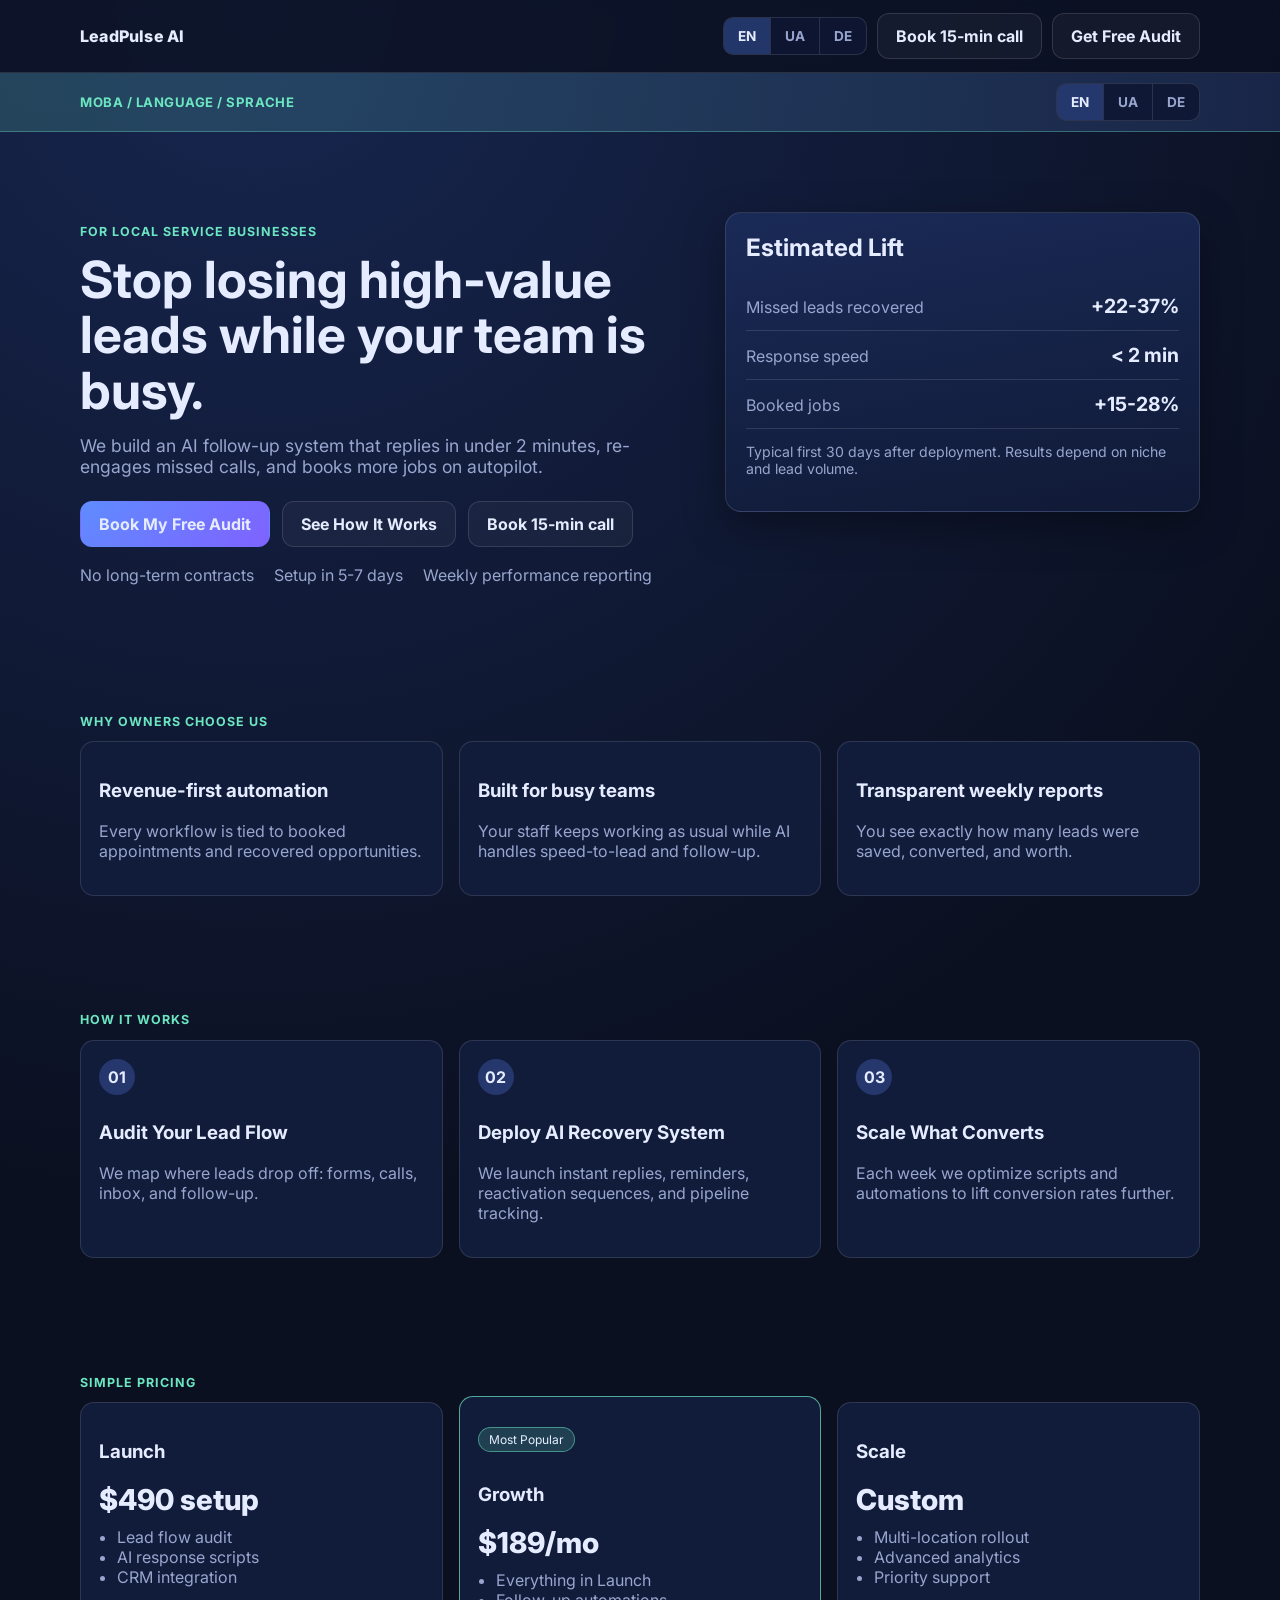
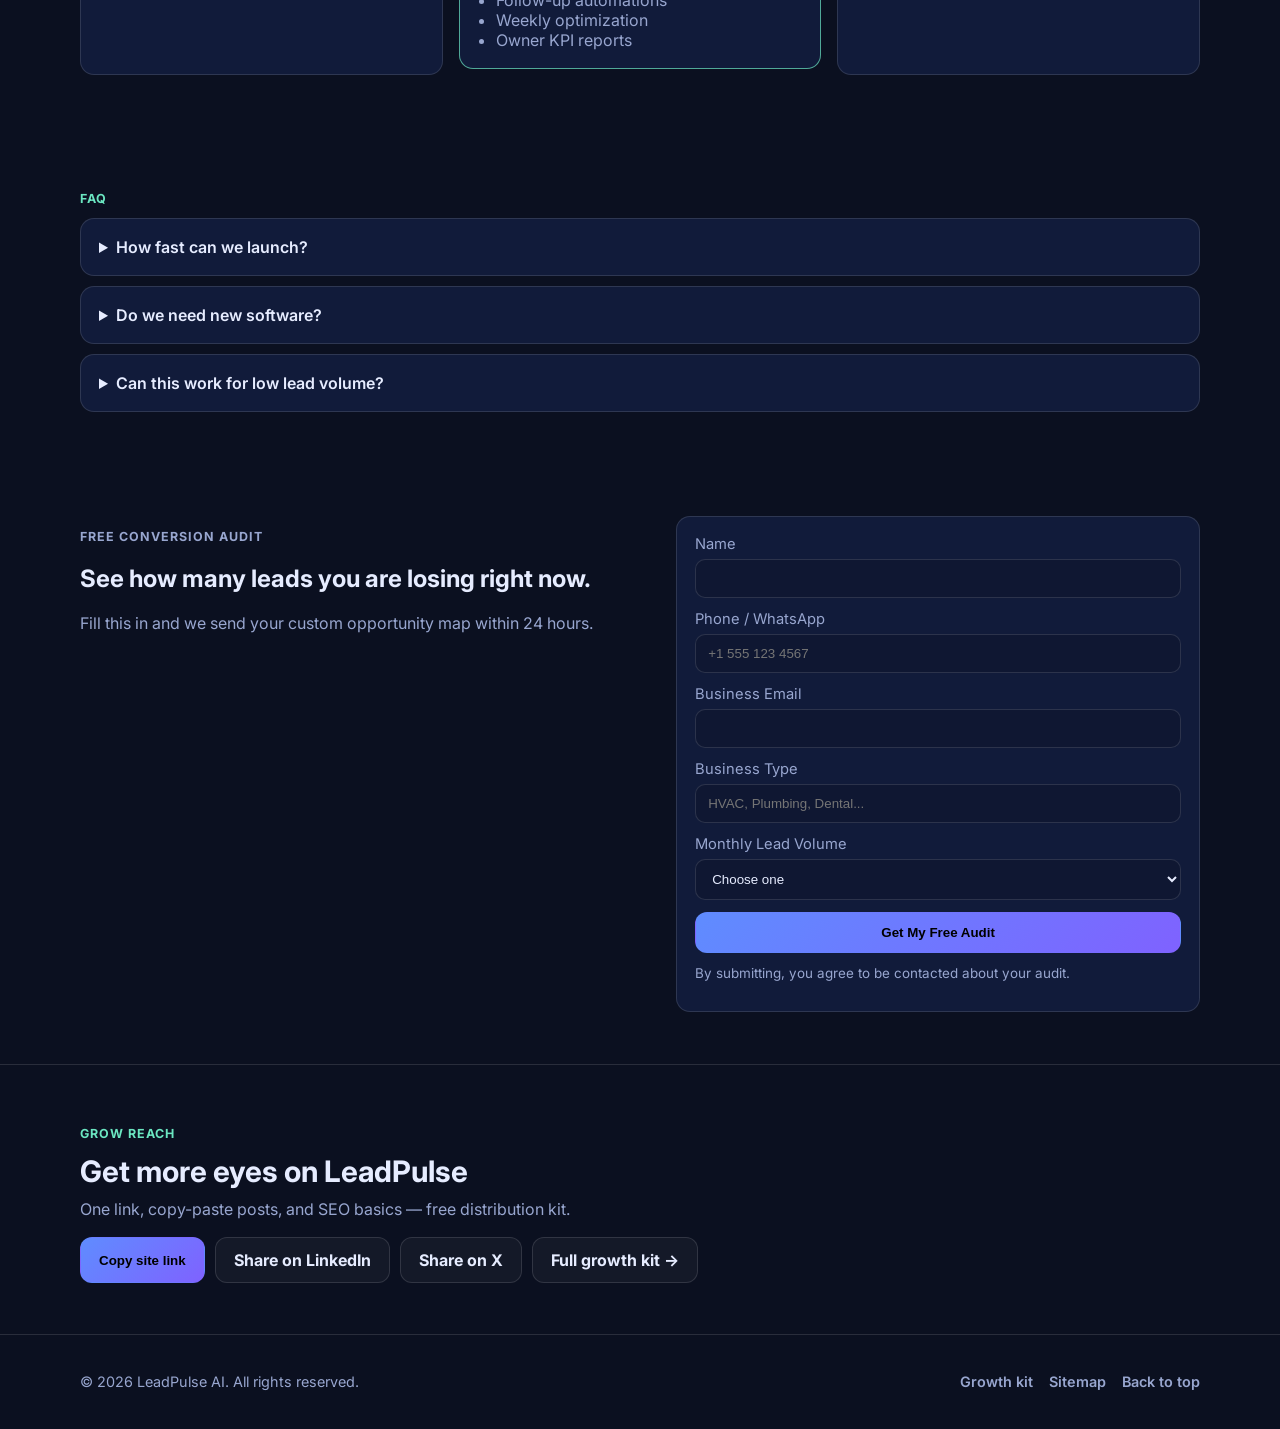
<file: index.html>
<!doctype html>
<html lang="en">
<head>
  <meta charset="UTF-8">
  <meta name="viewport" content="width=device-width, initial-scale=1.0">
  <title>LeadPulse AI | Recover Lost Leads Automatically</title>
  <meta name="description" content="LeadPulse AI helps local service businesses recover missed leads and book more jobs on autopilot.">
  <link rel="canonical" href="https://zekkek012345-source.github.io/get-money-site/">
  <meta name="keywords" content="lead recovery, local business leads, missed calls, HVAC leads, plumbing marketing, AI follow-up, speed to lead, appointment booking automation">
  <meta property="og:type" content="website">
  <meta property="og:url" content="https://zekkek012345-source.github.io/get-money-site/">
  <meta property="og:title" content="LeadPulse AI | Recover Lost Leads Automatically">
  <meta property="og:description" content="AI follow-up under 2 minutes. Re-engage missed calls and book more jobs for local service businesses.">
  <meta property="og:image" content="https://zekkek012345-source.github.io/get-money-site/og-cover.svg">
  <meta name="twitter:card" content="summary_large_image">
  <meta name="twitter:title" content="LeadPulse AI | Recover Lost Leads">
  <meta name="twitter:description" content="AI follow-up under 2 minutes for local service businesses.">
  <meta name="twitter:image" content="https://zekkek012345-source.github.io/get-money-site/og-cover.svg">
  <link rel="preconnect" href="https://fonts.googleapis.com">
  <link rel="preconnect" href="https://fonts.gstatic.com" crossorigin>
  <link href="https://fonts.googleapis.com/css2?family=Inter:wght@400;500;600;700;800&display=swap" rel="stylesheet">
  <link rel="stylesheet" href="./styles.css?v=growth-pack">
  <script type="application/ld+json">
  {"@context":"https://schema.org","@type":"ProfessionalService","name":"LeadPulse AI","description":"AI lead recovery and follow-up automation for local service businesses.","url":"https://zekkek012345-source.github.io/get-money-site/","areaServed":{"@type":"Country","name":"United States"},"offers":{"@type":"Offer","priceCurrency":"USD","description":"Launch setup and monthly growth plans"}}
  </script>
</head>
<body id="top">
  <header class="site-header">
    <div class="container nav-wrap">
      <div class="brand">LeadPulse AI</div>
      <div class="nav-controls">
        <div class="lang-switch" role="group" aria-label="Language">
          <button type="button" class="lang-btn active" data-lang="en" title="English">EN</button>
          <button type="button" class="lang-btn" data-lang="uk" title="Українська">UA</button>
          <button type="button" class="lang-btn" data-lang="de" title="Deutsch">DE</button>
        </div>
        <a class="btn btn-secondary" data-book-link href="#contact" data-i18n="nav.bookCall">Book 15-min call</a>
        <a class="btn btn-outline" href="#contact" data-i18n="nav.cta">Get Free Audit</a>
      </div>
    </div>
  </header>

  <div class="lang-banner" role="region" aria-label="Language selection">
    <div class="container lang-banner-inner">
      <span class="lang-banner-label" data-i18n="lang.bannerLabel">Мова / Language / Sprache</span>
      <div class="lang-switch" role="group" aria-label="Language">
        <button type="button" class="lang-btn active" data-lang="en" title="English">EN</button>
        <button type="button" class="lang-btn" data-lang="uk" title="Українська">UA</button>
        <button type="button" class="lang-btn" data-lang="de" title="Deutsch">DE</button>
      </div>
    </div>
  </div>

  <main>
    <section class="hero">
      <div class="container hero-grid">
        <div>
          <p class="eyebrow" data-i18n="hero.eyebrow">For Local Service Businesses</p>
          <h1 data-i18n="hero.title">Stop losing high-value leads while your team is busy.</h1>
          <p class="hero-copy" data-i18n="hero.copy">
            We build an AI follow-up system that replies in under 2 minutes, re-engages missed calls,
            and books more jobs on autopilot.
          </p>
          <div class="hero-actions">
            <a class="btn btn-primary" href="#contact" data-i18n="hero.ctaPrimary">Book My Free Audit</a>
            <a class="btn btn-secondary" href="#how" data-i18n="hero.ctaSecondary">See How It Works</a>
            <a class="btn btn-secondary" data-book-link href="#contact" data-i18n="hero.bookCall">Book 15-min call</a>
          </div>
          <ul class="trust-points">
            <li data-i18n="hero.trust1">No long-term contracts</li>
            <li data-i18n="hero.trust2">Setup in 5-7 days</li>
            <li data-i18n="hero.trust3">Weekly performance reporting</li>
          </ul>
        </div>
        <aside class="hero-card">
          <h2 data-i18n="hero.cardTitle">Estimated Lift</h2>
          <div class="metric-row"><span data-i18n="hero.metric1">Missed leads recovered</span><strong>+22-37%</strong></div>
          <div class="metric-row"><span data-i18n="hero.metric2">Response speed</span><strong>&lt; 2 min</strong></div>
          <div class="metric-row"><span data-i18n="hero.metric3">Booked jobs</span><strong>+15-28%</strong></div>
          <p class="small" data-i18n="hero.disclaimer">
            Typical first 30 days after deployment. Results depend on niche and lead volume.
          </p>
        </aside>
      </div>
    </section>

    <section class="proof">
      <div class="container">
        <p class="section-kicker" data-i18n="proof.kicker">Why owners choose us</p>
        <div class="proof-grid">
          <article class="card">
            <h3 data-i18n="proof.card1Title">Revenue-first automation</h3>
            <p data-i18n="proof.card1Copy">Every workflow is tied to booked appointments and recovered opportunities.</p>
          </article>
          <article class="card">
            <h3 data-i18n="proof.card2Title">Built for busy teams</h3>
            <p data-i18n="proof.card2Copy">Your staff keeps working as usual while AI handles speed-to-lead and follow-up.</p>
          </article>
          <article class="card">
            <h3 data-i18n="proof.card3Title">Transparent weekly reports</h3>
            <p data-i18n="proof.card3Copy">You see exactly how many leads were saved, converted, and worth.</p>
          </article>
        </div>
      </div>
    </section>

    <section id="how" class="how">
      <div class="container">
        <p class="section-kicker" data-i18n="how.kicker">How it works</p>
        <div class="steps">
          <article class="step">
            <span>01</span>
            <h3 data-i18n="how.step1Title">Audit Your Lead Flow</h3>
            <p data-i18n="how.step1Copy">We map where leads drop off: forms, calls, inbox, and follow-up.</p>
          </article>
          <article class="step">
            <span>02</span>
            <h3 data-i18n="how.step2Title">Deploy AI Recovery System</h3>
            <p data-i18n="how.step2Copy">We launch instant replies, reminders, reactivation sequences, and pipeline tracking.</p>
          </article>
          <article class="step">
            <span>03</span>
            <h3 data-i18n="how.step3Title">Scale What Converts</h3>
            <p data-i18n="how.step3Copy">Each week we optimize scripts and automations to lift conversion rates further.</p>
          </article>
        </div>
      </div>
    </section>

    <section class="pricing">
      <div class="container">
        <p class="section-kicker" data-i18n="pricing.kicker">Simple pricing</p>
        <div class="pricing-grid">
          <article class="price-card">
            <h3 data-i18n="pricing.launchTitle">Launch</h3>
            <p class="price">$490 setup</p>
            <ul>
              <li data-i18n="pricing.launch1">Lead flow audit</li>
              <li data-i18n="pricing.launch2">AI response scripts</li>
              <li data-i18n="pricing.launch3">CRM integration</li>
            </ul>
          </article>
          <article class="price-card featured">
            <p class="badge" data-i18n="pricing.badge">Most Popular</p>
            <h3 data-i18n="pricing.growthTitle">Growth</h3>
            <p class="price">$189/mo</p>
            <ul>
              <li data-i18n="pricing.growth1">Everything in Launch</li>
              <li data-i18n="pricing.growth2">Follow-up automations</li>
              <li data-i18n="pricing.growth3">Weekly optimization</li>
              <li data-i18n="pricing.growth4">Owner KPI reports</li>
            </ul>
          </article>
          <article class="price-card">
            <h3 data-i18n="pricing.scaleTitle">Scale</h3>
            <p class="price" data-i18n="pricing.scalePrice">Custom</p>
            <ul>
              <li data-i18n="pricing.scale1">Multi-location rollout</li>
              <li data-i18n="pricing.scale2">Advanced analytics</li>
              <li data-i18n="pricing.scale3">Priority support</li>
            </ul>
          </article>
        </div>
      </div>
    </section>

    <section class="faq">
      <div class="container">
        <p class="section-kicker" data-i18n="faq.kicker">FAQ</p>
        <div class="faq-list">
          <details>
            <summary data-i18n="faq.q1">How fast can we launch?</summary>
            <p data-i18n="faq.a1">Typical deployment is 5-7 business days after strategy call and access handoff.</p>
          </details>
          <details>
            <summary data-i18n="faq.q2">Do we need new software?</summary>
            <p data-i18n="faq.a2">No. We can work with your existing CRM or connect a lightweight stack.</p>
          </details>
          <details>
            <summary data-i18n="faq.q3">Can this work for low lead volume?</summary>
            <p data-i18n="faq.a3">Yes, but strongest ROI appears when you get at least 100 inbound leads monthly.</p>
          </details>
        </div>
      </div>
    </section>

    <section id="contact" class="contact">
      <div class="container contact-grid">
        <div>
          <p class="section-kicker" data-i18n="contact.kicker">Free conversion audit</p>
          <h2 data-i18n="contact.title">See how many leads you are losing right now.</h2>
          <p data-i18n="contact.copy">
            Fill this in and we send your custom opportunity map within 24 hours.
          </p>
        </div>
        <form id="lead-form" class="form-card">
          <label>
            <span data-i18n="form.name">Name</span>
            <input type="text" name="name" required>
          </label>
          <label>
            <span data-i18n="form.phone">Phone / WhatsApp</span>
            <input type="tel" name="phone" placeholder="+1 555 123 4567" data-i18n-placeholder="form.phonePlaceholder">
          </label>
          <label>
            <span data-i18n="form.email">Business Email</span>
            <input type="email" name="email" required>
          </label>
          <label>
            <span data-i18n="form.businessType">Business Type</span>
            <input type="text" name="niche" placeholder="HVAC, Plumbing, Dental..." required data-i18n-placeholder="form.businessTypePlaceholder">
          </label>
          <label>
            <span data-i18n="form.leadVolume">Monthly Lead Volume</span>
            <select name="lead_volume" required>
              <option value="" data-i18n="form.chooseOne">Choose one</option>
              <option value="0-100">0-100</option>
              <option value="100-300">100-300</option>
              <option value="300-700">300-700</option>
              <option value="700+">700+</option>
            </select>
          </label>
          <input type="text" name="company_website" class="hp-field" tabindex="-1" autocomplete="off" aria-hidden="true">
          <button class="btn btn-primary" type="submit" data-i18n="form.submit">Get My Free Audit</button>
          <p class="form-note" data-i18n="form.note">By submitting, you agree to be contacted about your audit.</p>
          <p id="form-message" class="form-message" aria-live="polite"></p>
        </form>
      </div>
    </section>

    <section id="reach" class="reach" aria-label="Share and reach">
      <div class="container">
        <p class="section-kicker">Grow reach</p>
        <h2 class="reach-title">Get more eyes on LeadPulse</h2>
        <p class="reach-copy">One link, copy-paste posts, and SEO basics — free distribution kit.</p>
        <div class="reach-actions">
          <button type="button" class="btn btn-primary" id="btn-copy-site-link">Copy site link</button>
          <a class="btn btn-secondary" id="share-linkedin" target="_blank" rel="noopener noreferrer" href="#">Share on LinkedIn</a>
          <a class="btn btn-secondary" id="share-x" target="_blank" rel="noopener noreferrer" href="#">Share on X</a>
          <a class="btn btn-outline" href="./growth.html">Full growth kit →</a>
        </div>
        <p id="copy-toast" class="copy-toast" aria-live="polite"></p>
      </div>
    </section>
  </main>

  <footer class="site-footer">
    <div class="container footer-wrap">
      <p data-i18n-html="footer.copyright">© <span id="year"></span> LeadPulse AI. All rights reserved.</p>
      <div class="footer-links">
        <a href="./growth.html">Growth kit</a>
        <a href="./sitemap.xml">Sitemap</a>
        <a href="#top" data-i18n="footer.backToTop">Back to top</a>
      </div>
    </div>
  </footer>

  <script src="./config.js?v=growth-pack"></script>
  <script src="./script.js?v=growth-pack"></script>
</body>
</html>
</file>
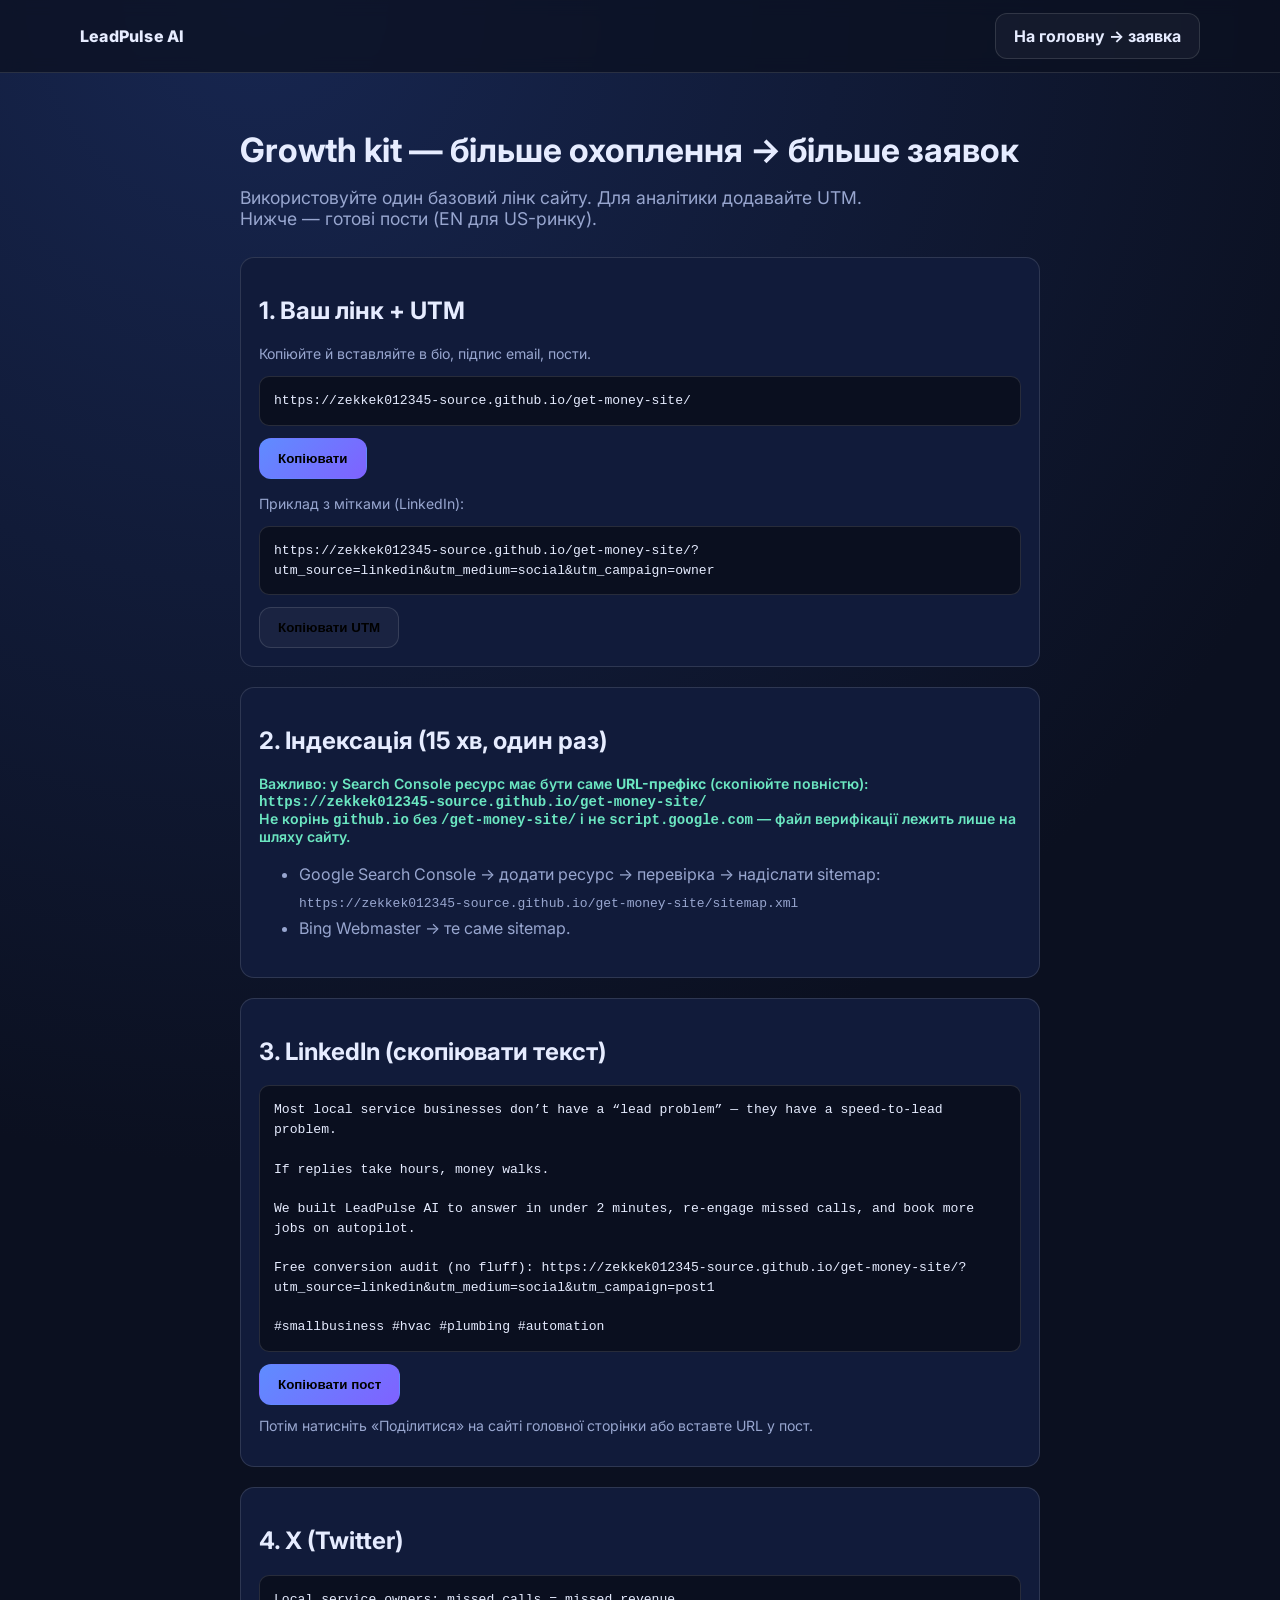
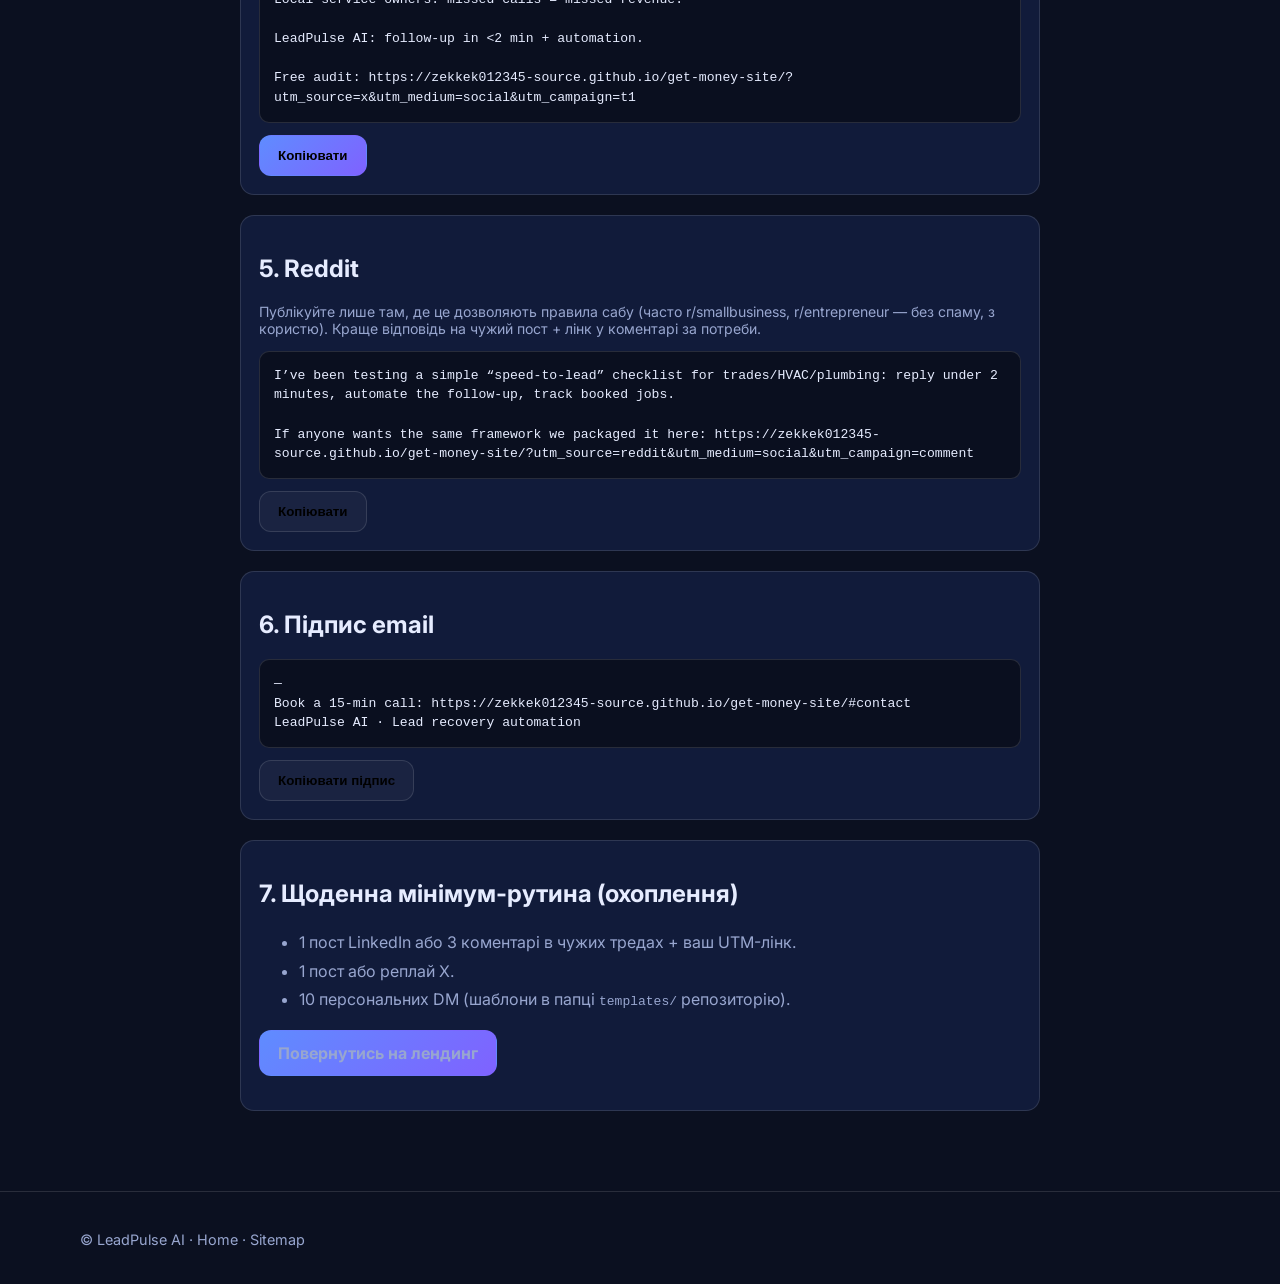
<file: growth.html>
<!doctype html>
<html lang="uk">
<head>
  <meta charset="UTF-8">
  <meta name="viewport" content="width=device-width, initial-scale=1.0">
  <title>LeadPulse — Growth kit | Охоплення та заявки</title>
  <meta name="description" content="Готові тексти для LinkedIn, X, Reddit, UTM, Google Search Console — безкоштовне збільшення охоплення LeadPulse.">
  <link rel="canonical" href="https://zekkek012345-source.github.io/get-money-site/growth.html">
  <link rel="preconnect" href="https://fonts.googleapis.com">
  <link rel="preconnect" href="https://fonts.gstatic.com" crossorigin>
  <link href="https://fonts.googleapis.com/css2?family=Inter:wght@400;500;600;700;800&display=swap" rel="stylesheet">
  <link rel="stylesheet" href="./styles.css?v=growth-pack">
</head>
<body id="top">
  <header class="site-header">
    <div class="container nav-wrap">
      <a class="brand" href="./index.html" style="text-decoration:none">LeadPulse AI</a>
      <div class="nav-controls">
        <a class="btn btn-outline" href="./index.html#contact">На головну → заявка</a>
      </div>
    </div>
  </header>

  <main class="growth-main container" style="padding:48px 0 80px; max-width:800px">
    <h1>Growth kit — більше охоплення → більше заявок</h1>
    <p class="hero-copy" style="margin-bottom:28px">Використовуйте один базовий лінк сайту. Для аналітики додавайте UTM. Нижче — готові пости (EN для US-ринку).</p>

    <section class="card" style="margin-bottom:20px">
      <h2>1. Ваш лінк + UTM</h2>
      <p class="small">Копіюйте й вставляйте в біо, підпис email, пости.</p>
      <pre class="code-block" id="block-base">https://zekkek012345-source.github.io/get-money-site/</pre>
      <button type="button" class="btn btn-primary js-copy" data-copy="block-base" data-label="Копіювати">Копіювати</button>
      <p class="small" style="margin-top:16px">Приклад з мітками (LinkedIn):</p>
      <pre class="code-block" id="block-utm">https://zekkek012345-source.github.io/get-money-site/?utm_source=linkedin&utm_medium=social&utm_campaign=owner</pre>
      <button type="button" class="btn btn-secondary js-copy" data-copy="block-utm" data-label="Копіювати UTM">Копіювати UTM</button>
    </section>

    <section class="card" style="margin-bottom:20px">
      <h2>2. Індексація (15 хв, один раз)</h2>
      <p class="small" style="color:var(--primary-2); font-weight:600">Важливо: у Search Console ресурс має бути саме <strong>URL-префікс</strong> (скопіюйте повністю):<br><code>https://zekkek012345-source.github.io/get-money-site/</code><br>Не корінь <code>github.io</code> без <code>/get-money-site/</code> і не <code>script.google.com</code> — файл верифікації лежить лише на шляху сайту.</p>
      <ul style="color:var(--muted); line-height:1.7">
        <li><a href="https://search.google.com/search-console" target="_blank" rel="noopener">Google Search Console</a> → додати ресурс → перевірка → надіслати sitemap: <code>https://zekkek012345-source.github.io/get-money-site/sitemap.xml</code></li>
        <li><a href="https://www.bing.com/webmasters" target="_blank" rel="noopener">Bing Webmaster</a> → те саме sitemap.</li>
      </ul>
    </section>

    <section class="card" style="margin-bottom:20px">
      <h2>3. LinkedIn (скопіювати текст)</h2>
      <pre class="code-block" id="block-li">Most local service businesses don’t have a “lead problem” — they have a speed-to-lead problem.

If replies take hours, money walks.

We built LeadPulse AI to answer in under 2 minutes, re-engage missed calls, and book more jobs on autopilot.

Free conversion audit (no fluff): https://zekkek012345-source.github.io/get-money-site/?utm_source=linkedin&utm_medium=social&utm_campaign=post1

#smallbusiness #hvac #plumbing #automation</pre>
      <button type="button" class="btn btn-primary js-copy" data-copy="block-li" data-label="Копіювати пост">Копіювати пост</button>
      <p class="small" style="margin-top:12px">Потім натисніть «Поділитися» на сайті головної сторінки або вставте URL у пост.</p>
    </section>

    <section class="card" style="margin-bottom:20px">
      <h2>4. X (Twitter)</h2>
      <pre class="code-block" id="block-x">Local service owners: missed calls = missed revenue.

LeadPulse AI: follow-up in &lt;2 min + automation.

Free audit: https://zekkek012345-source.github.io/get-money-site/?utm_source=x&utm_medium=social&utm_campaign=t1</pre>
      <button type="button" class="btn btn-primary js-copy" data-copy="block-x" data-label="Копіювати">Копіювати</button>
    </section>

    <section class="card" style="margin-bottom:20px">
      <h2>5. Reddit</h2>
      <p class="small">Публікуйте лише там, де це дозволяють правила сабу (часто r/smallbusiness, r/entrepreneur — без спаму, з користю). Краще відповідь на чужий пост + лінк у коментарі за потреби.</p>
      <pre class="code-block" id="block-reddit">I’ve been testing a simple “speed-to-lead” checklist for trades/HVAC/plumbing: reply under 2 minutes, automate the follow-up, track booked jobs.

If anyone wants the same framework we packaged it here: https://zekkek012345-source.github.io/get-money-site/?utm_source=reddit&utm_medium=social&utm_campaign=comment</pre>
      <button type="button" class="btn btn-secondary js-copy" data-copy="block-reddit" data-label="Копіювати">Копіювати</button>
    </section>

    <section class="card" style="margin-bottom:20px">
      <h2>6. Підпис email</h2>
      <pre class="code-block" id="block-sig">—
Book a 15-min call: https://zekkek012345-source.github.io/get-money-site/#contact
LeadPulse AI · Lead recovery automation</pre>
      <button type="button" class="btn btn-secondary js-copy" data-copy="block-sig" data-label="Копіювати підпис">Копіювати підпис</button>
    </section>

    <section class="card">
      <h2>7. Щоденна мінімум-рутина (охоплення)</h2>
      <ul style="color:var(--muted); line-height:1.8">
        <li>1 пост LinkedIn або 3 коментарі в чужих тредах + ваш UTM-лінк.</li>
        <li>1 пост або реплай X.</li>
        <li>10 персональних DM (шаблони в папці <code>templates/</code> репозиторію).</li>
      </ul>
      <p style="margin-top:16px"><a class="btn btn-primary" href="./index.html">Повернутись на лендинг</a></p>
    </section>
  </main>

  <footer class="site-footer">
    <div class="container footer-wrap">
      <p>© LeadPulse AI · <a href="./index.html">Home</a> · <a href="./sitemap.xml">Sitemap</a></p>
    </div>
  </footer>

  <script>
    document.querySelectorAll(".js-copy").forEach((btn) => {
      btn.addEventListener("click", () => {
        const id = btn.getAttribute("data-copy");
        const el = document.getElementById(id);
        if (!el) return;
        const text = el.textContent.trim();
        const label = btn.getAttribute("data-label") || "Копіювати";
        navigator.clipboard.writeText(text).then(() => {
          btn.textContent = "Скопійовано ✓";
          setTimeout(() => { btn.textContent = label; }, 2000);
        });
      });
    });
  </script>
</body>
</html>
</file>
<file: styles.css>
:root {
  --bg: #0b1020;
  --bg-soft: #101a36;
  --text: #e6ecff;
  --muted: #98a6cf;
  --primary: #5f8cff;
  --primary-2: #6be6c1;
  --card: #111b3a;
  --border: rgba(255, 255, 255, 0.12);
  --shadow: 0 14px 40px rgba(0, 0, 0, 0.35);
}

* { box-sizing: border-box; }

html, body {
  margin: 0;
  padding: 0;
  font-family: Inter, system-ui, -apple-system, Segoe UI, Roboto, sans-serif;
  background: radial-gradient(circle at 20% 0%, #172650, var(--bg) 38%);
  color: var(--text);
}

a { color: inherit; text-decoration: none; }

.container {
  width: min(1120px, 92vw);
  margin: 0 auto;
}

.site-header {
  position: sticky;
  top: 0;
  z-index: 20;
  backdrop-filter: blur(8px);
  background: rgba(11, 16, 32, 0.75);
  border-bottom: 1px solid var(--border);
}

.lang-banner {
  background: linear-gradient(90deg, rgba(107, 230, 193, 0.18), rgba(95, 140, 255, 0.15));
  border-bottom: 1px solid rgba(107, 230, 193, 0.35);
}

.lang-banner-inner {
  display: flex;
  flex-wrap: wrap;
  align-items: center;
  justify-content: space-between;
  gap: 12px;
  padding: 10px 0;
}

.lang-banner-label {
  font-weight: 700;
  font-size: 0.82rem;
  letter-spacing: 0.04em;
  text-transform: uppercase;
  color: var(--primary-2);
}

.nav-wrap {
  display: flex;
  justify-content: space-between;
  align-items: center;
  flex-wrap: wrap;
  gap: 12px;
  min-height: 72px;
}

.brand {
  font-weight: 800;
  letter-spacing: 0.2px;
}

.nav-controls {
  display: flex;
  align-items: center;
  gap: 10px;
}

.lang-switch {
  display: inline-flex;
  border: 1px solid var(--border);
  border-radius: 10px;
  overflow: hidden;
  background: rgba(15, 23, 50, 0.9);
}

.lang-btn {
  margin: 0;
  padding: 10px 14px;
  border: none;
  background: transparent;
  color: var(--muted);
  font-weight: 700;
  font-size: 0.85rem;
  font-family: inherit;
  cursor: pointer;
  transition: color 0.15s ease, background 0.15s ease;
}

.lang-btn:hover {
  color: var(--text);
  background: rgba(95, 140, 255, 0.12);
}

.lang-btn + .lang-btn {
  border-left: 1px solid var(--border);
}

.lang-btn.active {
  color: var(--text);
  background: rgba(95, 140, 255, 0.28);
}

.hero {
  padding: 80px 0 48px;
}

.hero-grid {
  display: grid;
  grid-template-columns: 1.3fr 1fr;
  gap: 28px;
  align-items: start;
}

.eyebrow, .section-kicker {
  color: var(--primary-2);
  text-transform: uppercase;
  font-weight: 700;
  letter-spacing: 0.08em;
  font-size: 0.78rem;
}

h1 {
  font-size: clamp(2rem, 4vw, 3.5rem);
  line-height: 1.08;
  margin: 10px 0 16px;
}

.hero-copy {
  color: var(--muted);
  font-size: 1.1rem;
  max-width: 60ch;
}

.hero-actions {
  display: flex;
  gap: 12px;
  margin: 24px 0 18px;
  flex-wrap: wrap;
}

.btn {
  border: 1px solid transparent;
  border-radius: 12px;
  padding: 12px 18px;
  font-weight: 700;
  display: inline-block;
  transition: 0.2s ease;
}

.btn:hover { transform: translateY(-1px); }
.btn-primary {
  background: linear-gradient(135deg, var(--primary), #7f62ff);
}
.btn-secondary, .btn-outline {
  border-color: var(--border);
  background: rgba(255, 255, 255, 0.04);
}

.trust-points {
  display: flex;
  gap: 20px;
  flex-wrap: wrap;
  padding: 0;
  list-style: none;
  color: var(--muted);
}

.hero-card {
  background: linear-gradient(170deg, #1a2a57, #101a36);
  border: 1px solid var(--border);
  border-radius: 16px;
  padding: 20px;
  box-shadow: var(--shadow);
}

.hero-card h2 { margin-top: 0; }

.metric-row {
  display: flex;
  justify-content: space-between;
  align-items: baseline;
  padding: 12px 0;
  border-bottom: 1px solid var(--border);
}

.metric-row span { color: var(--muted); }
.metric-row strong { font-size: 1.22rem; }
.small { color: var(--muted); font-size: 0.88rem; margin-top: 14px; }

section { padding: 52px 0; }

.proof-grid, .pricing-grid {
  display: grid;
  grid-template-columns: repeat(3, 1fr);
  gap: 16px;
}

.card, .price-card, .form-card, .step, .faq-list details {
  background: var(--card);
  border: 1px solid var(--border);
  border-radius: 14px;
  padding: 18px;
}

.card p, .step p, .price-card li, .faq-list p, .contact p {
  color: var(--muted);
}

.steps {
  display: grid;
  grid-template-columns: repeat(3, 1fr);
  gap: 16px;
}

.step span {
  display: inline-flex;
  width: 36px;
  height: 36px;
  align-items: center;
  justify-content: center;
  border-radius: 50%;
  background: rgba(95, 140, 255, 0.25);
  margin-bottom: 8px;
  font-weight: 700;
}

.price-card ul {
  margin: 8px 0 0;
  padding-left: 18px;
}

.featured {
  border-color: rgba(107, 230, 193, 0.7);
  transform: translateY(-6px);
}

.badge {
  display: inline-block;
  font-size: 0.75rem;
  background: rgba(107, 230, 193, 0.18);
  border: 1px solid rgba(107, 230, 193, 0.5);
  border-radius: 999px;
  padding: 4px 10px;
}

.price {
  font-size: 1.8rem;
  font-weight: 800;
  margin: 10px 0;
}

.faq-list {
  display: grid;
  gap: 10px;
}

.faq-list summary {
  cursor: pointer;
  font-weight: 600;
}

.contact-grid {
  display: grid;
  grid-template-columns: 1.1fr 1fr;
  gap: 20px;
  align-items: start;
}

.form-card {
  display: grid;
  gap: 12px;
}

label {
  display: grid;
  gap: 6px;
  font-size: 0.92rem;
  color: var(--muted);
}

input, select {
  width: 100%;
  border: 1px solid var(--border);
  border-radius: 10px;
  padding: 11px 12px;
  background: #0f1732;
  color: var(--text);
}

.form-note, .form-message {
  font-size: 0.84rem;
  color: var(--muted);
  margin: 0;
}

.hp-field {
  position: absolute;
  left: -9999px;
  opacity: 0;
  height: 1px;
  width: 1px;
  pointer-events: none;
}

.site-footer {
  border-top: 1px solid var(--border);
  padding: 24px 0;
}

.footer-wrap {
  display: flex;
  flex-wrap: wrap;
  justify-content: space-between;
  align-items: center;
  gap: 12px;
  color: var(--muted);
  font-size: 0.9rem;
}

.footer-links {
  display: flex;
  flex-wrap: wrap;
  gap: 16px;
  align-items: center;
}

.footer-links a {
  color: var(--muted);
  font-weight: 600;
}

.footer-links a:hover {
  color: var(--primary-2);
}

.reach {
  border-top: 1px solid var(--border);
  padding: 48px 0 8px;
}

.reach-title {
  font-size: clamp(1.35rem, 3vw, 1.85rem);
  margin: 6px 0 0;
}

.reach-copy {
  color: var(--muted);
  max-width: 52ch;
  margin-top: 10px;
}

.reach-actions {
  display: flex;
  flex-wrap: wrap;
  gap: 10px;
  margin-top: 18px;
}

.copy-toast {
  min-height: 1.25em;
  font-size: 0.9rem;
  color: var(--primary-2);
  margin-top: 10px;
}

.growth-main h1 {
  font-size: clamp(1.5rem, 4vw, 2.1rem);
  line-height: 1.15;
}

.code-block {
  display: block;
  margin: 12px 0;
  padding: 14px;
  border-radius: 10px;
  background: #0a0f1f;
  border: 1px solid var(--border);
  color: var(--text);
  font-size: 0.82rem;
  line-height: 1.5;
  overflow-x: auto;
  white-space: pre-wrap;
  word-break: break-word;
}

@media (max-width: 920px) {
  .hero-grid,
  .proof-grid,
  .pricing-grid,
  .steps,
  .contact-grid {
    grid-template-columns: 1fr;
  }
  .featured { transform: none; }
}
</file>
